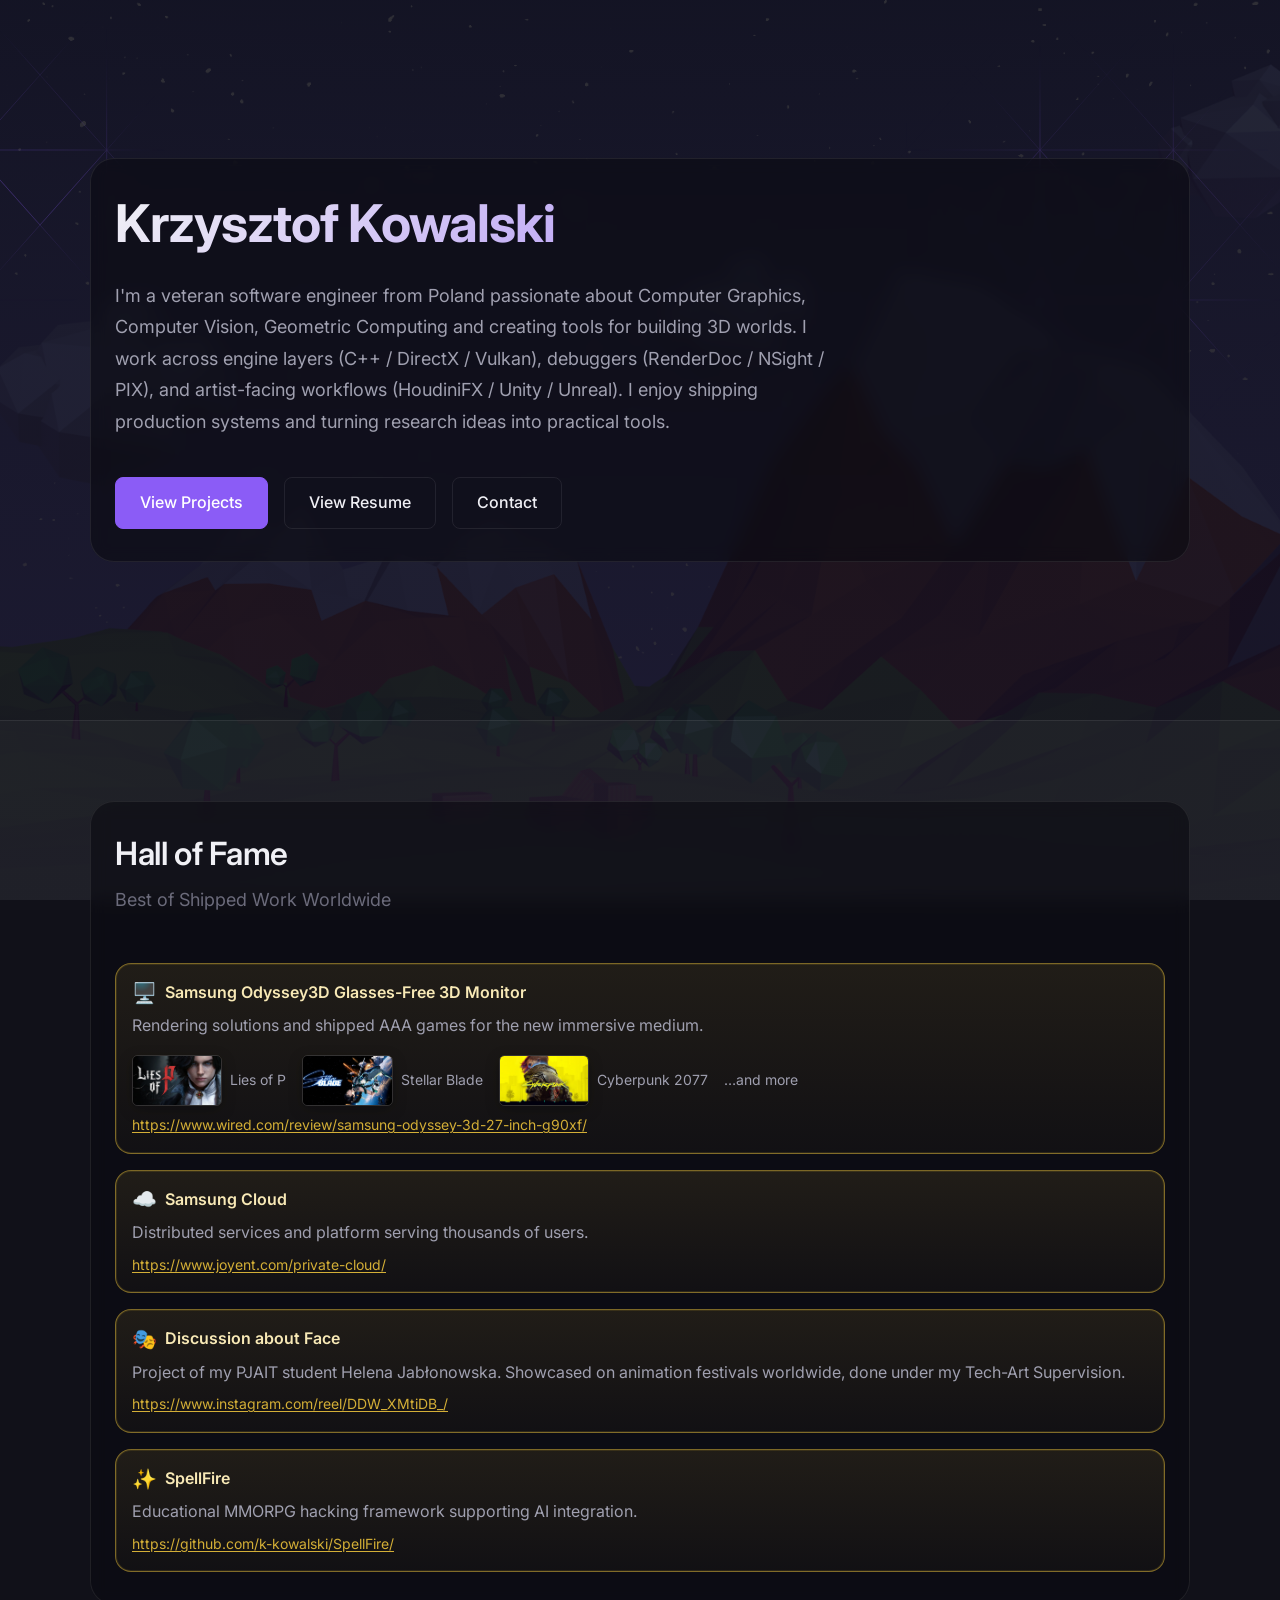
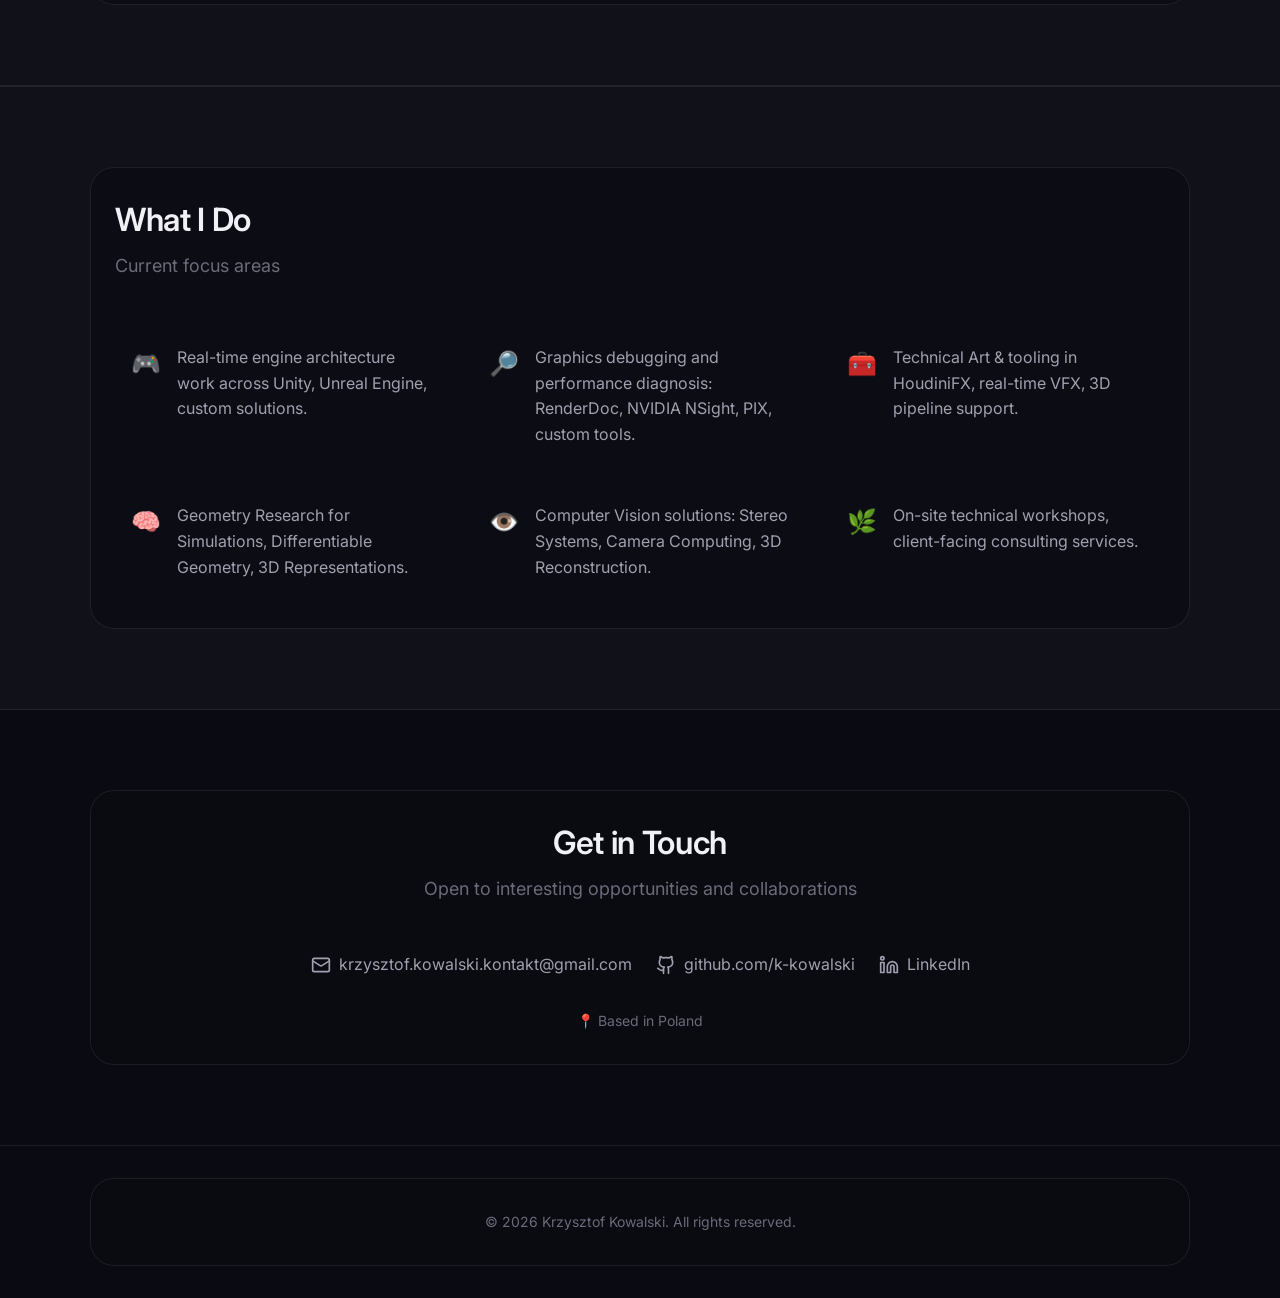
<file: index.html>
<!DOCTYPE html>
<html lang="en">

<head>
  <meta charset="UTF-8">
  <meta name="viewport" content="width=device-width, initial-scale=1.0">
  <title>Krzysztof Kowalski</title>
  <meta name="description"
    content="Veteran software engineer focused on real-time rendering, geometry processing, and tools for building 3D worlds. Engine/middleware, graphics debugging, and artist-facing workflows.">

  <!-- Open Graph -->
  <meta property="og:title" content="Krzysztof Kowalski — Rendering, Geometry, Real-time Graphics">
  <meta property="og:description"
    content="Veteran software engineer focused on real-time rendering, geometry processing, and tools for building 3D worlds.">
  <meta property="og:type" content="website">
  <meta property="og:url" content="https://k-kowalski.github.io/">

  <!-- Favicon -->
  <link rel="icon" type="image/svg+xml" href="assets/favicon.svg">

  <!-- Fonts -->
  <link rel="preconnect" href="https://fonts.googleapis.com">
  <link rel="preconnect" href="https://fonts.gstatic.com" crossorigin>
  <link href="https://fonts.googleapis.com/css2?family=Inter:wght@400;500;600;700&display=swap" rel="stylesheet">

  <!-- Styles -->
  <link rel="stylesheet" href="assets/styles.css">
</head>

<body>
  <!-- Background Triangle Mesh -->
  <img src="assets/triangles.svg" alt="" class="bg-triangles" aria-hidden="true">

  <div class="content-wrapper">
    <!-- Hero Section -->
    <section class="hero" id="hero">
      <div class="container">
        <h1 class="hero__name fade-in">Krzysztof Kowalski</h1>
        <p class="hero__intro fade-in">
          I'm a veteran software engineer from Poland passionate about Computer Graphics, Computer Vision, Geometric Computing and creating tools for
          building 3D worlds. I work across engine layers (C++ / DirectX / Vulkan), debuggers
          (RenderDoc / NSight / PIX), and artist-facing workflows (HoudiniFX / Unity / Unreal). I enjoy shipping
          production systems and turning research ideas into practical tools.
        </p>
        <div class="hero__cta fade-in">
          <a href="projects.html" class="btn btn--primary">View Projects</a>
          <a href="https://docs.google.com/document/d/1v29XtNxEgqasgHXxsYM49xwrQ92GkRwDgaLN2A-uAgM/edit?usp=sharing"
            class="btn btn--secondary" target="_blank" rel="noopener noreferrer">View Resume</a>
          <a href="#contact" class="btn btn--secondary">Contact</a>
        </div>
      </div>
    </section>

    <!-- Highlights Section -->
    <section class="highlights highlights--shipped-work" id="highlights">
      <div class="container">
        <div class="section-header">
          <h2 class="section-header__title">Hall of Fame</h2>
          <p class="section-header__subtitle">Best of Shipped Work Worldwide</p>
        </div>
        <div class="highlights__grid">
          <div class="highlight-item">
            <p class="highlight-item__title">
              <span class="highlight-item__emoji" aria-hidden="true">🖥️</span>
              <span>Samsung Odyssey3D Glasses-Free 3D Monitor</span>
            </p>
            <p class="highlight-item__text">Rendering solutions and shipped AAA games for the new immersive medium.</p>
            <ul class="diamond-list diamond-list--games">
              <li><img src="assets/game-icons/lies-of-p.jpg" alt="Lies of P artwork badge" class="game-list-icon" width="460" height="215"><span>Lies of P</span></li>
              <li><img src="assets/game-icons/stellar-blade.jpg" alt="Stellar Blade artwork badge" class="game-list-icon" width="460" height="215"><span>Stellar Blade</span></li>
              <li><img src="assets/game-icons/cyberpunk-2077.jpg" alt="Cyberpunk 2077 artwork badge" class="game-list-icon" width="460" height="215"><span>Cyberpunk 2077</span></li>
              <li>…and more</li>
            </ul>
            <a class="highlight-item__link" href="https://www.wired.com/review/samsung-odyssey-3d-27-inch-g90xf/"
              target="_blank"
              rel="noopener noreferrer">https://www.wired.com/review/samsung-odyssey-3d-27-inch-g90xf/</a>
          </div>
          <div class="highlight-item">
            <p class="highlight-item__title">
              <span class="highlight-item__emoji" aria-hidden="true">☁️</span>
              <span>Samsung Cloud</span>
            </p>
            <p class="highlight-item__text">Distributed services and platform serving thousands of users.</p>
            <a class="highlight-item__link" href="https://www.joyent.com/private-cloud/" target="_blank"
              rel="noopener noreferrer">https://www.joyent.com/private-cloud/</a>
          </div>
          <div class="highlight-item">
            <p class="highlight-item__title">
              <span class="highlight-item__emoji" aria-hidden="true">🎭</span>
              <span>Discussion about Face</span>
            </p>
            <p class="highlight-item__text">Project of my PJAIT student Helena Jabłonowska. Showcased on animation festivals worldwide, done under my Tech-Art Supervision.</p>
            <a class="highlight-item__link" href="https://www.instagram.com/reel/DDW_XMtiDB_/" target="_blank"
              rel="noopener noreferrer">https://www.instagram.com/reel/DDW_XMtiDB_/</a>
          </div>
          <div class="highlight-item">
            <p class="highlight-item__title">
              <span class="highlight-item__emoji" aria-hidden="true">✨</span>
              <span>SpellFire</span>
            </p>
            <p class="highlight-item__text">Educational MMORPG hacking framework supporting AI integration.</p>
            <a class="highlight-item__link" href="https://github.com/k-kowalski/SpellFire/" target="_blank"
              rel="noopener noreferrer">https://github.com/k-kowalski/SpellFire/</a>
          </div>
        </div>
      </div>
    </section>


    <!-- Highlights Section -->
    <section class="highlights" id="highlights">
      <div class="container">
        <div class="section-header">
          <h2 class="section-header__title">What I Do</h2>
          <p class="section-header__subtitle">Current focus areas</p>
        </div>
        <div class="highlights__grid">
          <div class="highlight-item">
            <span class="highlight-item__emoji" aria-hidden="true">🎮</span>
            <p class="highlight-item__text">Real-time engine architecture work across Unity, Unreal Engine, custom solutions.</p>
          </div>
          <div class="highlight-item">
            <span class="highlight-item__emoji" aria-hidden="true">🔎</span>
            <p class="highlight-item__text">Graphics debugging and performance diagnosis: RenderDoc, NVIDIA NSight, PIX, custom tools.</p>
          </div>
          <div class="highlight-item">
            <span class="highlight-item__emoji" aria-hidden="true">🧰</span>
            <p class="highlight-item__text">Technical Art & tooling in HoudiniFX, real-time VFX, 3D pipeline support.</p>
          </div>
          <div class="highlight-item">
            <span class="highlight-item__emoji" aria-hidden="true">🧠</span>
            <p class="highlight-item__text">Geometry Research for Simulations, Differentiable Geometry, 3D Representations.</p>
          </div>
          <div class="highlight-item">
            <span class="highlight-item__emoji" aria-hidden="true">👁️</span>
            <p class="highlight-item__text">Computer Vision solutions: Stereo Systems, Camera Computing, 3D Reconstruction.</p>
          </div>
          <div class="highlight-item">
            <span class="highlight-item__emoji" aria-hidden="true">🌿</span>
            <p class="highlight-item__text">On-site technical workshops, client-facing consulting services.</p>
          </div>
        </div>
      </div>
    </section>

    <!-- Contact Section -->
    <section class="contact" id="contact">
      <div class="container">
        <div class="section-header">
          <h2 class="section-header__title">Get in Touch</h2>
          <p class="section-header__subtitle">Open to interesting opportunities and collaborations</p>
        </div>
        <div class="contact__links">
          <a href="mailto:krzysztof.kowalski.kontakt@gmail.com" class="contact__link">
            <svg xmlns="http://www.w3.org/2000/svg" viewBox="0 0 24 24" fill="none" stroke="currentColor"
              stroke-width="2" stroke-linecap="round" stroke-linejoin="round">
              <rect width="20" height="16" x="2" y="4" rx="2" />
              <path d="m22 7-8.97 5.7a1.94 1.94 0 0 1-2.06 0L2 7" />
            </svg>
            <span>krzysztof.kowalski.kontakt@gmail.com</span>
          </a>
          <a href="https://github.com/k-kowalski" target="_blank" rel="noopener noreferrer" class="contact__link">
            <svg xmlns="http://www.w3.org/2000/svg" viewBox="0 0 24 24" fill="none" stroke="currentColor"
              stroke-width="2" stroke-linecap="round" stroke-linejoin="round">
              <path
                d="M15 22v-4a4.8 4.8 0 0 0-1-3.5c3 0 6-2 6-5.5.08-1.25-.27-2.48-1-3.5.28-1.15.28-2.35 0-3.5 0 0-1 0-3 1.5-2.64-.5-5.36-.5-8 0C6 2 5 2 5 2c-.3 1.15-.3 2.35 0 3.5A5.403 5.403 0 0 0 4 9c0 3.5 3 5.5 6 5.5-.39.49-.68 1.05-.85 1.65-.17.6-.22 1.23-.15 1.85v4" />
              <path d="M9 18c-4.51 2-5-2-7-2" />
            </svg>
            <span>github.com/k-kowalski</span>
          </a>
          <a href="https://linkedin.com/in/krzysztof-kowalski-9024a4239" target="_blank" rel="noopener noreferrer"
            class="contact__link">
            <svg xmlns="http://www.w3.org/2000/svg" viewBox="0 0 24 24" fill="none" stroke="currentColor"
              stroke-width="2" stroke-linecap="round" stroke-linejoin="round">
              <path d="M16 8a6 6 0 0 1 6 6v7h-4v-7a2 2 0 0 0-2-2 2 2 0 0 0-2 2v7h-4v-7a6 6 0 0 1 6-6z" />
              <rect width="4" height="12" x="2" y="9" />
              <circle cx="4" cy="4" r="2" />
            </svg>
            <span>LinkedIn</span>
          </a>
        </div>
        <p style="margin-top: var(--space-8); color: var(--color-text-muted); font-size: var(--text-sm);">📍 Based in
          Poland</p>
      </div>
    </section>

    <!-- Footer -->
    <footer class="footer">
      <div class="container">
        <p class="footer__text">© 2026 Krzysztof Kowalski. All rights reserved.</p>
      </div>
    </footer>
  </div>

  <script src="assets/main.js" defer></script>
</body>

</html>
</file>
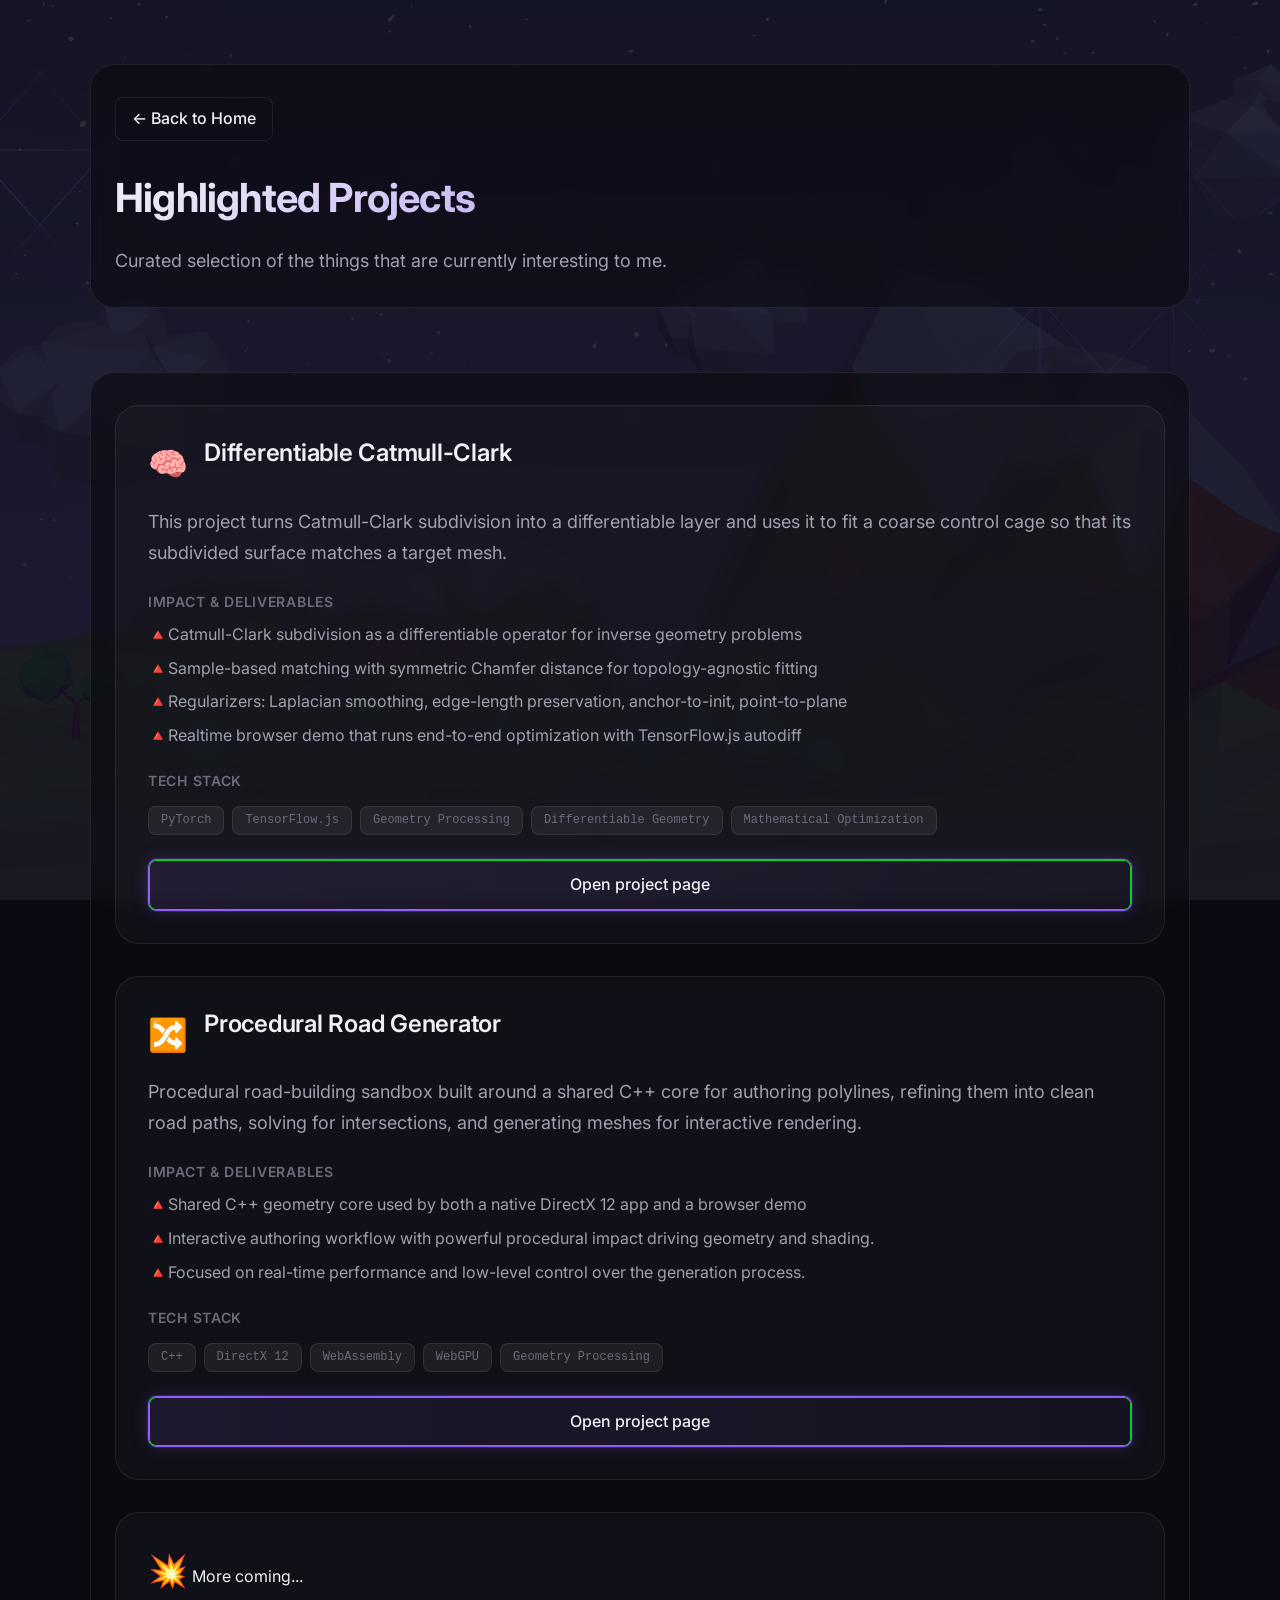
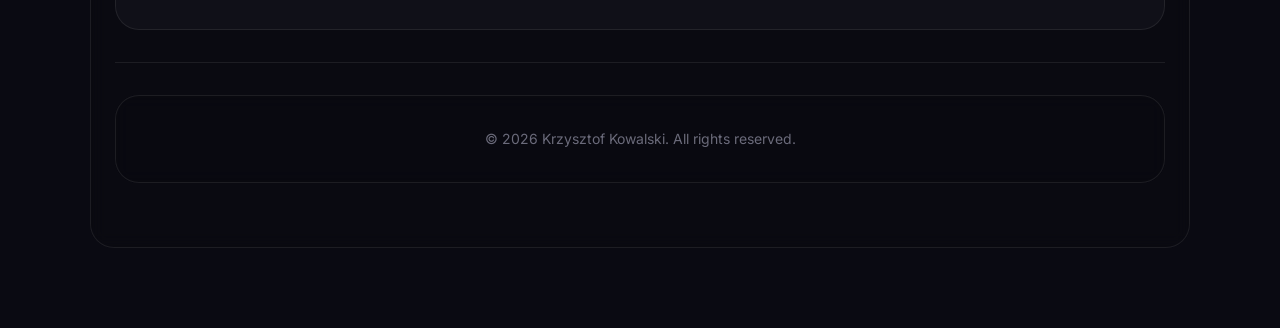
<file: projects.html>
<!DOCTYPE html>
<html lang="en">

<head>
    <meta charset="UTF-8">
    <meta name="viewport" content="width=device-width, initial-scale=1.0">
    <title>Projects &mdash; Krzysztof Kowalski</title>
    <meta name="description"
        content="Production rendering, tools, and geometry research &mdash; with a focus on shipping and real-world workflows.">

    <!-- Open Graph -->
    <meta property="og:title" content="Projects &mdash; Krzysztof Kowalski">
    <meta property="og:description"
        content="Production rendering, tools, and geometry research &mdash; with a focus on shipping and real-world workflows.">
    <meta property="og:type" content="website">
    <meta property="og:url" content="https://k-kowalski.github.io/projects">

    <!-- Favicon -->
    <link rel="icon" type="image/svg+xml" href="assets/favicon.svg">

    <!-- Fonts -->
    <link rel="preconnect" href="https://fonts.googleapis.com">
    <link rel="preconnect" href="https://fonts.gstatic.com" crossorigin>
    <link href="https://fonts.googleapis.com/css2?family=Inter:wght@400;500;600;700&display=swap" rel="stylesheet">

    <!-- Styles -->
    <link rel="stylesheet" href="assets/styles.css">
</head>

<body>
    <!-- Background Triangle Mesh -->
    <img src="assets/triangles.svg" alt="" class="bg-triangles" aria-hidden="true">

    <div class="content-wrapper">
        <!-- Page Header -->
        <section class="hero" style="min-height: auto; padding: var(--space-16) 0 var(--space-8);">
            <div class="container">
                <nav style="margin-bottom: var(--space-8);">
                    <a href="index.html" class="btn btn--secondary"
                        style="padding: var(--space-2) var(--space-4);">&larr;
                        Back to Home</a>
                </nav>
                <h1 class="hero__name fade-in" style="font-size: var(--text-4xl);">Highlighted Projects</h1>
                <p class="hero__subtitle fade-in" style="font-size: var(--text-lg);">Curated selection of the things
                    that are currently interesting to me.</p>
            </div>
        </section>

        <!-- Projects List -->
        <section style="padding: var(--space-8) 0 var(--space-20);">
            <div class="container">

                <!-- Project: Differentiable Catmull-Clark -->
                <article class="project-full project-card--shade-4" id="diff-catmull-clark">
                    <div class="project-full__header">
                        <span class="project-full__emoji" aria-hidden="true">&#129504;</span>
                        <div class="project-full__title-group">
                            <h2 class="project-full__title">Differentiable Catmull-Clark</h2>
                        </div>
                    </div>
                    <p class="project-full__summary">
                        This project turns Catmull-Clark subdivision into a differentiable layer and uses it to fit a
                        coarse control cage so that its subdivided surface matches a target mesh.
                    </p>

                    <h4 class="project-full__section-title">Impact &amp; Deliverables</h4>
                    <ul class="project-full__list">
                        <li>Catmull-Clark subdivision as a differentiable operator for inverse geometry problems</li>
                        <li>Sample-based matching with symmetric Chamfer distance for topology-agnostic fitting</li>
                        <li>Regularizers: Laplacian smoothing, edge-length preservation, anchor-to-init, point-to-plane
                        </li>
                        <li>Realtime browser demo that runs end-to-end optimization with TensorFlow.js autodiff</li>
                    </ul>

                    <h4 class="project-full__section-title">Tech Stack</h4>
                    <div class="project-full__tech">
                        <span class="tech-tag">PyTorch</span>
                        <span class="tech-tag">TensorFlow.js</span>
                        <span class="tech-tag">Geometry Processing</span>
                        <span class="tech-tag">Differentiable Geometry</span>
                        <span class="tech-tag">Mathematical Optimization</span>
                    </div>

                    <div style="margin-top: var(--space-6);">
                        <a class="btn btn--secondary btn--project-link" href="https://k-kowalski.github.io/diff-cc">Open
                            project page</a>
                    </div>
                </article>

                <!-- Project: Road Generator -->
                <article class="project-full project-card--shade-5" id="road-generator">
                    <div class="project-full__header">
                        <span class="project-full__emoji" aria-hidden="true">🔀</span>
                        <div class="project-full__title-group">
                            <h2 class="project-full__title">Procedural Road Generator</h2>
                        </div>
                    </div>
                    <p class="project-full__summary">
                        Procedural road-building sandbox built around a shared C++ core for
                        authoring polylines, refining them into clean road paths, solving for intersections, and
                        generating meshes
                        for interactive rendering.
                    </p>

                    <h4 class="project-full__section-title">Impact &amp; Deliverables</h4>
                    <ul class="project-full__list">
                        <li>Shared C++ geometry core used by both a native DirectX 12 app and a browser demo</li>
                        <li>Interactive authoring workflow with powerful procedural impact driving geometry and shading.
                        </li>
                        <li>Focused on real-time performance and low-level control over the generation process.</li>
                    </ul>

                    <h4 class="project-full__section-title">Tech Stack</h4>
                    <div class="project-full__tech">
                        <span class="tech-tag">C++</span>
                        <span class="tech-tag">DirectX 12</span>
                        <span class="tech-tag">WebAssembly</span>
                        <span class="tech-tag">WebGPU</span>
                        <span class="tech-tag">Geometry Processing</span>
                    </div>

                    <div style="margin-top: var(--space-6);">
                        <a class="btn btn--secondary btn--project-link"
                            href="https://k-kowalski.github.io/road_generator/">Open project page</a>
                    </div>
                </article>
                <article class="project-full project-card--shade-4">
                    <span class="project-full__emoji" aria-hidden="true">&#128165;</span>
                    More coming...
                </article>

                <!-- Footer -->
                <footer class="footer">
                    <div class="container">
                        <p class="footer__text">&copy; 2026 Krzysztof Kowalski. All rights reserved.</p>
                    </div>
                </footer>
            </div>

            <script src="assets/main.js" defer></script>
</body>

</html>
</file>
<file: assets/styles.css>
/* ==========================================================================
   KRZYSZTOF KOWALSKI - Personal Website Styles
   Dark theme with gradient background and triangle wireframe overlay
   ========================================================================== */

/* --------------------------------------------------------------------------
   CSS Custom Properties (Design Tokens)
   -------------------------------------------------------------------------- */
:root {
  /* Colors - Dark theme palette */
  --color-bg-start: #0a0a12;
  --color-bg-end: #12101f;
  --color-surface: rgba(255, 255, 255, 0.03);
  --color-surface-hover: rgba(255, 255, 255, 0.06);
  --color-border: rgba(255, 255, 255, 0.08);
  --color-border-glow: rgba(139, 92, 246, 0.15);

  --color-text-primary: #f0f0f5;
  --color-text-secondary: #a0a0b0;
  --color-text-muted: #6b6b7b;

  --color-accent: #8b5cf6;
  --color-accent-hover: #a78bfa;
  --color-accent-glow: rgba(139, 92, 246, 0.25);

  /* Card shade variations */
  --card-shade-1: rgba(139, 92, 246, 0.04);
  --card-shade-2: rgba(99, 102, 241, 0.04);
  --card-shade-3: rgba(59, 130, 246, 0.04);
  --card-shade-4: rgba(168, 85, 247, 0.04);
  --card-shade-5: rgba(34, 211, 238, 0.04);
  --card-shade-6: rgba(244, 114, 182, 0.04);

  /* Typography */
  --font-sans: 'Inter', -apple-system, BlinkMacSystemFont, 'Segoe UI', Roboto, sans-serif;
  --font-mono: 'JetBrains Mono', 'Fira Code', monospace;

  --text-xs: 0.75rem;
  --text-sm: 0.875rem;
  --text-base: 1rem;
  --text-lg: 1.125rem;
  --text-xl: 1.25rem;
  --text-2xl: 1.5rem;
  --text-3xl: 2rem;
  --text-4xl: 2.5rem;
  --text-5xl: 3.25rem;

  --leading-tight: 1.25;
  --leading-normal: 1.6;
  --leading-relaxed: 1.75;

  /* Spacing */
  --space-1: 0.25rem;
  --space-2: 0.5rem;
  --space-3: 0.75rem;
  --space-4: 1rem;
  --space-5: 1.25rem;
  --space-6: 1.5rem;
  --space-8: 2rem;
  --space-10: 2.5rem;
  --space-12: 3rem;
  --space-16: 4rem;
  --space-20: 5rem;
  --space-24: 6rem;

  /* Layout */
  --max-width: 1100px;
  --border-radius-sm: 8px;
  --border-radius-md: 16px;
  --border-radius-lg: 24px;

  /* Transitions - Disabled for performance */
  --transition-fast: 0s;
  --transition-base: 0s;
  --transition-slow: 0s;
}

/* --------------------------------------------------------------------------
   Base Reset & Foundation
   -------------------------------------------------------------------------- */
*,
*::before,
*::after {
  box-sizing: border-box;
  margin: 0;
  padding: 0;
}

html {
  scroll-behavior: auto;
  /* Disabled smooth scroll for performance/instant jump */
  -webkit-font-smoothing: antialiased;
  -moz-osx-font-smoothing: grayscale;
}




body {
  font-family: var(--font-sans);
  font-size: var(--text-base);
  line-height: var(--leading-normal);
  color: var(--color-text-primary);
  background-color: var(--color-bg-start);
  min-height: 100vh;
}

body::before {
  content: "";
  position: fixed;
  top: 0;
  left: 0;
  width: 100%;
  height: 100%;
  pointer-events: none;
  z-index: -2;
  /* Dark overlay for readability + bg.png */
  background: linear-gradient(rgba(10, 10, 18, 0.85), rgba(18, 16, 31, 0.9)), url('bg.png') no-repeat center center;
  background-size: cover;
  will-change: transform;
  transform: translateZ(0);
}

/* Triangle mesh background overlay */
.bg-triangles {
  position: fixed;
  top: 0;
  left: 0;
  width: 100%;
  height: 100%;
  pointer-events: none;
  z-index: 0;
  opacity: 1.0;
  will-change: transform;
  transform: translateZ(0);
}

/* Main content wrapper */
.content-wrapper {
  position: relative;
  z-index: 1;
}

/* --------------------------------------------------------------------------
   Typography
   -------------------------------------------------------------------------- */
h1,
h2,
h3,
h4,
h5,
h6 {
  font-weight: 600;
  line-height: var(--leading-tight);
  color: var(--color-text-primary);
}

h1 {
  font-size: var(--text-5xl);
  font-weight: 700;
  letter-spacing: -0.02em;
}

h2 {
  font-size: var(--text-3xl);
  letter-spacing: -0.01em;
}

h3 {
  font-size: var(--text-xl);
}

h4 {
  font-size: var(--text-lg);
}

p {
  color: var(--color-text-secondary);
}

a {
  color: var(--color-accent);
  text-decoration: none;
  transition: color var(--transition-fast);
}

a:hover {
  color: var(--color-accent-hover);
}

/* --------------------------------------------------------------------------
   Layout
   -------------------------------------------------------------------------- */
.container {
  width: 100%;
  max-width: var(--max-width);
  margin: 0 auto;
  padding: var(--space-8) var(--space-6);
  background: rgba(10, 10, 18, 0.6);
  backdrop-filter: blur(8px);
  border-radius: var(--border-radius-lg);
  border: 1px solid var(--color-border);
  transform: translateZ(0);
}

section {
  padding: var(--space-20) 0;
}

/* --------------------------------------------------------------------------
   Hero Section
   -------------------------------------------------------------------------- */
.hero {
  min-height: 80vh;
  display: flex;
  flex-direction: column;
  justify-content: center;
  padding: var(--space-24) 0;
}

.hero__tagline {
  font-size: var(--text-lg);
  color: var(--color-accent);
  font-weight: 500;
  margin-bottom: var(--space-4);
  letter-spacing: 0.05em;
}

.hero__name {
  margin-bottom: var(--space-6);
  background: linear-gradient(135deg, var(--color-text-primary) 0%, var(--color-accent) 100%);
  -webkit-background-clip: text;
  -webkit-text-fill-color: transparent;
  background-clip: text;
}

.hero__intro {
  font-size: var(--text-lg);
  max-width: 720px;
  margin-bottom: var(--space-10);
  line-height: var(--leading-relaxed);
}

.hero__cta {
  display: flex;
  flex-wrap: wrap;
  gap: var(--space-4);
}

/* --------------------------------------------------------------------------
   Buttons
   -------------------------------------------------------------------------- */
.btn {
  display: inline-flex;
  align-items: center;
  gap: var(--space-2);
  padding: var(--space-3) var(--space-6);
  font-size: var(--text-base);
  font-weight: 500;
  border-radius: var(--border-radius-sm);
  border: 1px solid transparent;
  cursor: pointer;
  transition: all var(--transition-base);
  text-decoration: none;
}

.btn--primary {
  background: var(--color-accent);
  color: white;
  border-color: var(--color-accent);
}

.btn--primary:hover {
  background: var(--color-accent-hover);
  border-color: var(--color-accent-hover);
  color: white;
  box-shadow: 0 0 20px var(--color-accent-glow);
}

.btn--secondary {
  background: transparent;
  color: var(--color-text-primary);
  border-color: var(--color-border);
}

.btn--secondary:hover {
  background: var(--color-surface-hover);
  border-color: var(--color-accent);
  color: var(--color-text-primary);
}

.btn--project-link {
  width: 100%;
  justify-content: center;
  border-color: var(--color-accent);
  background: linear-gradient(90deg, rgba(139, 92, 246, 0.1) 0%, rgba(139, 92, 246, 0.03) 100%);
  box-shadow:
    inset 0 0 0 1px rgba(3, 241, 35, 0.87),
    0 0 0 1px rgba(139, 92, 246, 0.2),
    0 0 18px rgba(139, 92, 246, 0.2);
}

.btn--project-link:hover {
  border-color: var(--color-accent-hover);
  background: linear-gradient(90deg, rgba(167, 139, 250, 0.15) 0%, rgba(167, 139, 250, 0.05) 100%);
  box-shadow:
    inset 0 0 0 1px rgba(167, 139, 250, 0.55),
    0 0 0 1px rgba(167, 139, 250, 0.25),
    0 0 20px rgba(167, 139, 250, 0.28);
}

/* --------------------------------------------------------------------------
   Section Headers
   -------------------------------------------------------------------------- */
.section-header {
  margin-bottom: var(--space-12);
}

.section-header__title {
  margin-bottom: var(--space-3);
}

.section-header__subtitle {
  font-size: var(--text-lg);
  color: var(--color-text-muted);
}

/* --------------------------------------------------------------------------
   Highlights Section
   -------------------------------------------------------------------------- */
.highlights {
  background: var(--color-surface);
  border-top: 1px solid var(--color-border);
  border-bottom: 1px solid var(--color-border);
}

.highlights__grid {
  display: grid;
  grid-template-columns: repeat(auto-fit, minmax(300px, 1fr));
  gap: var(--space-6);
}

.highlight-item {
  display: flex;
  gap: var(--space-4);
  padding: var(--space-4);
  border-radius: var(--border-radius-md);
  transition: background var(--transition-base);
  transform: translateZ(0);
}

.highlight-item:hover {
  background: var(--color-surface-hover);
}

.highlight-item__emoji {
  font-size: var(--text-2xl);
  flex-shrink: 0;
}

.highlight-item__text {
  font-size: var(--text-base);
  color: var(--color-text-secondary);
  line-height: var(--leading-normal);
}

/* Best of shipped work: list layout + golden card outline */
.highlights--shipped-work .highlights__grid {
  display: flex;
  flex-direction: column;
  gap: var(--space-4);
}

.highlights--shipped-work .highlight-item {
  flex-direction: column;
  gap: var(--space-2);
  border: 1px solid rgba(212, 175, 55, 0.55);
  background: linear-gradient(180deg, rgba(212, 175, 55, 0.1) 0%, rgba(212, 175, 55, 0.03) 100%);
  box-shadow: inset 0 0 0 1px rgba(212, 175, 55, 0.14);
}

.highlights--shipped-work .highlight-item:hover {
  background: linear-gradient(180deg, rgba(212, 175, 55, 0.14) 0%, rgba(212, 175, 55, 0.05) 100%);
  border-color: rgba(245, 212, 105, 0.9);
  box-shadow: 0 0 0 1px rgba(245, 212, 105, 0.5), 0 10px 24px rgba(0, 0, 0, 0.25);
}

.highlights--shipped-work .highlight-item__emoji {
  font-size: var(--text-xl);
  line-height: 1;
  flex-shrink: 0;
}

.highlights--shipped-work .highlight-item p,
.highlights--shipped-work .highlight-item a {
  overflow-wrap: anywhere;
}

.highlights--shipped-work .highlight-item__title {
  display: inline-flex;
  align-items: center;
  gap: var(--space-2);
  color: #f8e9b6;
  font-weight: 600;
}

.highlights--shipped-work .highlight-item__link {
  display: inline-block;
  color: #d4af37;
  font-size: var(--text-sm);
  text-decoration: underline;
  text-underline-offset: 2px;
}

.highlights--shipped-work .highlight-item__link:hover {
  color: #f5d469;
}

/* Diamond list (shipped game titles) */
.diamond-list {
  list-style: none;
  padding: 0;
  margin: var(--space-2) 0 0 0;
  display: flex;
  flex-wrap: wrap;
  gap: var(--space-1) var(--space-4);
}

.diamond-list li {
  position: relative;
  padding-left: 1.15em;
  color: var(--color-text-secondary);
  font-size: var(--text-sm);
  line-height: var(--leading-normal);
}

.diamond-list li::before {
  content: "◆";
  position: absolute;
  left: 0;
  color: #d4af37;
  font-size: 0.65em;
  top: 0.35em;
}

.diamond-list--games {
  --game-list-icon-width: 2.35rem;
  --game-list-icon-height: 1.15rem;
}

.diamond-list--games li {
  display: inline-flex;
  align-items: center;
  flex: 0 0 auto;
  gap: var(--space-2);
  padding: 0;
  border: 0;
  border-radius: 0;
  background: transparent;
}

.diamond-list--games li::before {
  display: none;
}

.diamond-list--games li:last-child {
  padding-left: 0;
  padding-right: 0;
  border: 0;
  border-radius: 0;
  background: transparent;
}

.diamond-list--games li:last-child::before {
  display: none;
}

img.game-list-icon {
  display: block;
  inline-size: var(--game-list-icon-width);
  block-size: var(--game-list-icon-height);
  min-inline-size: var(--game-list-icon-width);
  min-block-size: var(--game-list-icon-height);
  max-inline-size: var(--game-list-icon-width);
  max-block-size: var(--game-list-icon-height);
  flex-shrink: 0;
  object-fit: cover;
  object-position: center;
  border-radius: 0.35rem;
  border: 1px solid rgba(255, 255, 255, 0.12);
  box-shadow: 0 4px 14px rgba(0, 0, 0, 0.25);
}

@media (min-width: 769px) {
  .diamond-list--games {
    --game-list-icon-width: 5.65rem;
    --game-list-icon-height: 3.2rem;
  }
}

/* --------------------------------------------------------------------------
   Project Cards (Teaser - Home)
   -------------------------------------------------------------------------- */
.projects-grid {
  display: grid;
  grid-template-columns: repeat(auto-fit, minmax(320px, 1fr));
  gap: var(--space-6);
}

.project-card {
  background: var(--color-surface);
  border: 1px solid var(--color-border);
  border-radius: var(--border-radius-lg);
  padding: var(--space-6);
  transition: all var(--transition-base);
  text-decoration: none;
  display: block;
  transform: translateZ(0);
}

.project-card:hover {
  background: var(--color-surface-hover);
  border-color: var(--color-border-glow);
  transform: translateY(-2px);
  box-shadow: 0 8px 32px rgba(0, 0, 0, 0.3), 0 0 0 1px var(--color-border-glow);
}

.project-card--shade-1 {
  background: var(--card-shade-1);
}

.project-card--shade-2 {
  background: var(--card-shade-2);
}

.project-card--shade-3 {
  background: var(--card-shade-3);
}

.project-card--shade-4 {
  background: var(--card-shade-4);
}

.project-card--shade-5 {
  background: var(--card-shade-5);
}

.project-card--shade-6 {
  background: var(--card-shade-6);
}

.project-card__header {
  display: flex;
  align-items: flex-start;
  gap: var(--space-3);
  margin-bottom: var(--space-4);
}

.project-card__emoji {
  font-size: var(--text-2xl);
  flex-shrink: 0;
}

.project-card__title {
  font-size: var(--text-xl);
  font-weight: 600;
  color: var(--color-text-primary);
}

.project-card__description {
  color: var(--color-text-secondary);
  font-size: var(--text-base);
  line-height: var(--leading-normal);
}

/* --------------------------------------------------------------------------
   Project Cards (Full - Projects Page)
   -------------------------------------------------------------------------- */
.project-full {
  background: var(--color-surface);
  border: 1px solid var(--color-border);
  border-radius: var(--border-radius-lg);
  padding: var(--space-8);
  margin-bottom: var(--space-8);
  transition: border-color var(--transition-base);
  transform: translateZ(0);
}

.project-full:hover {
  border-color: var(--color-border-glow);
}

.project-full__header {
  display: flex;
  align-items: flex-start;
  gap: var(--space-4);
  margin-bottom: var(--space-4);
}

.project-full__emoji {
  font-size: var(--text-3xl);
  flex-shrink: 0;
}

.project-full__title-group {
  flex: 1;
}

.project-full__title {
  font-size: var(--text-2xl);
  font-weight: 600;
  margin-bottom: var(--space-1);
}

.project-full__role {
  font-size: var(--text-sm);
  color: var(--color-accent);
  font-weight: 500;
}

.project-full__summary {
  color: var(--color-text-secondary);
  margin-bottom: var(--space-6);
  font-size: var(--text-lg);
  line-height: var(--leading-relaxed);
}

.project-full__section-title {
  font-size: var(--text-sm);
  font-weight: 600;
  color: var(--color-text-muted);
  text-transform: uppercase;
  letter-spacing: 0.05em;
  margin-bottom: var(--space-3);
  margin-top: var(--space-6);
}

.project-full__list {
  list-style: none;
  padding: 0;
}

.project-full__list li {
  position: relative;
  padding-left: var(--space-5);
  margin-bottom: var(--space-2);
  color: var(--color-text-secondary);
}

.project-full__list li::before {
  content: "\1F53A";
  position: absolute;
  left: 0;
  color: #ef4444;
}

.project-full__tech {
  display: flex;
  flex-wrap: wrap;
  gap: var(--space-2);
  margin-top: var(--space-4);
}

.tech-tag {
  font-size: var(--text-xs);
  padding: var(--space-1) var(--space-3);
  background: var(--color-surface-hover);
  border: 1px solid var(--color-border);
  border-radius: var(--border-radius-sm);
  color: var(--color-text-muted);
  font-family: var(--font-mono);
}

/* Screenshot Placeholder */
.screenshot-placeholder {
  aspect-ratio: 16 / 9;
  background: linear-gradient(135deg, rgba(139, 92, 246, 0.05) 0%, rgba(59, 130, 246, 0.05) 100%);
  border: 1px dashed var(--color-border);
  border-radius: var(--border-radius-md);
  display: flex;
  flex-direction: column;
  align-items: center;
  justify-content: center;
  gap: var(--space-3);
  margin-top: var(--space-6);
  color: var(--color-text-muted);
  font-size: var(--text-sm);
}

.screenshot-placeholder__icon {
  font-size: var(--text-3xl);
  opacity: 0.5;
}

/* When real screenshot is added, use this class */
.screenshot-container {
  aspect-ratio: 16 / 9;
  border-radius: var(--border-radius-md);
  overflow: hidden;
  margin-top: var(--space-6);
}

.screenshot-container img {
  width: 100%;
  height: 100%;
  object-fit: cover;
}

/* --------------------------------------------------------------------------
   Contact Section
   -------------------------------------------------------------------------- */
.contact {
  text-align: center;
}

.contact__links {
  display: flex;
  flex-wrap: wrap;
  justify-content: center;
  gap: var(--space-6);
  margin-top: var(--space-8);
}

.contact__link {
  display: inline-flex;
  align-items: center;
  gap: var(--space-2);
  color: var(--color-text-secondary);
  font-size: var(--text-base);
  transition: none;
}

.contact__link:hover {
  color: var(--color-accent);
}

.contact__link svg {
  width: 20px;
  height: 20px;
}

/* --------------------------------------------------------------------------
   Footer
   -------------------------------------------------------------------------- */
.footer {
  padding: var(--space-8) 0;
  border-top: 1px solid var(--color-border);
  text-align: center;
}

.footer__text {
  font-size: var(--text-sm);
  color: var(--color-text-muted);
}

/* --------------------------------------------------------------------------
   Responsive Design
   -------------------------------------------------------------------------- */
@media (max-width: 768px) {
  :root {
    --text-5xl: 2.35rem;
    --text-3xl: 1.75rem;
  }

  .hero {
    min-height: auto;
    padding: var(--space-16) 0;
  }

  .hero__cta {
    flex-direction: column;
  }

  .btn {
    width: 100%;
    justify-content: center;
  }

  .highlights__grid {
    grid-template-columns: 1fr;
  }

  .projects-grid {
    grid-template-columns: 1fr;
  }

  .project-full {
    padding: var(--space-5);
  }

  .project-full__header {
    flex-direction: column;
    gap: var(--space-2);
  }

  section {
    padding: var(--space-12) 0;
  }

  .container {
    padding: 0 var(--space-4);
  }
}

@media (max-width: 480px) {
  :root {
    --text-5xl: 1.9rem;
    --text-3xl: 1.5rem;
    --text-2xl: 1.25rem;
  }

  .contact__links {
    flex-direction: column;
    align-items: center;
  }
}

/* --------------------------------------------------------------------------
   Animations (with reduced motion support)
   -------------------------------------------------------------------------- */
@media (prefers-reduced-motion: no-preference) {
  .fade-in {
    /* Animation disabled for performance */
    opacity: 1;
    transform: none;
    animation: none;
  }
}

@media (prefers-reduced-motion: reduce) {

  *,
  *::before,
  *::after {
    animation-duration: 0.01ms !important;
    animation-iteration-count: 1 !important;
    transition-duration: 0.01ms !important;
  }

  html {
    scroll-behavior: auto;
  }
}

/* --------------------------------------------------------------------------
   Utility Classes
   -------------------------------------------------------------------------- */
.sr-only {
  position: absolute;
  width: 1px;
  height: 1px;
  padding: 0;
  margin: -1px;
  overflow: hidden;
  clip: rect(0, 0, 0, 0);
  white-space: nowrap;
  border: 0;
}

.text-gradient {
  background: linear-gradient(135deg, var(--color-text-primary) 0%, var(--color-accent) 100%);
  -webkit-background-clip: text;
  -webkit-text-fill-color: transparent;
  background-clip: text;
}
</file>
